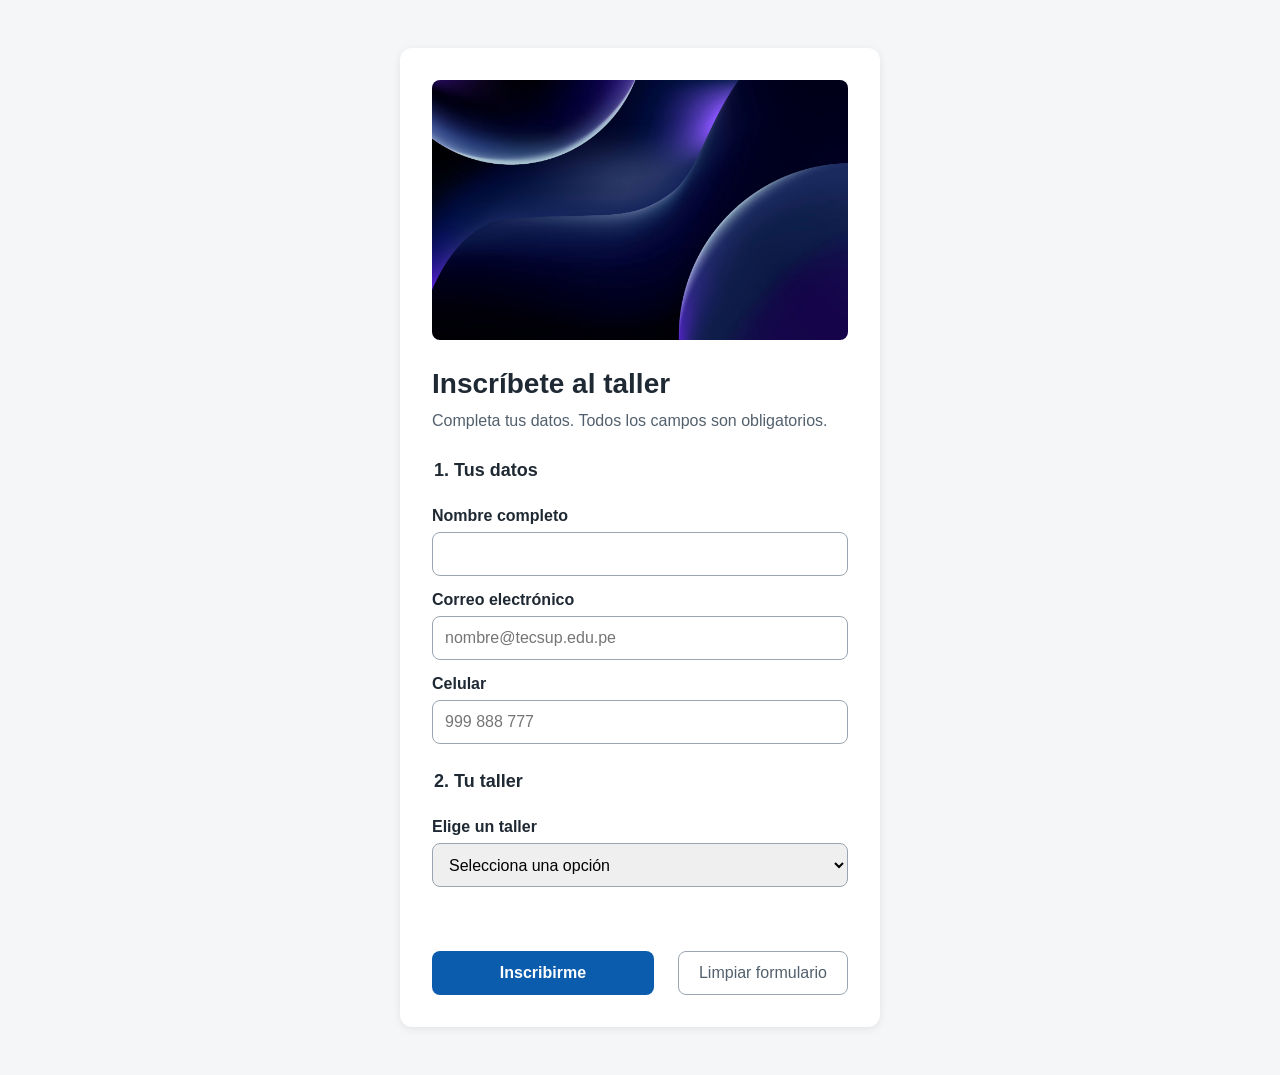
<file: index.html>
<!DOCTYPE html>
<html lang="es">
<head>
  <meta charset="UTF-8">
  <meta name="viewport" content="width=device-width, initial-scale=1.0">
  <title>Inscripción al taller</title>
  <link rel="stylesheet" href="estilos.css">
</head>
<body>
  <main class="tarjeta">
    <img src="img/banner.png" alt="Estudiantes programando en el laboratorio">
    <h1>Inscríbete al taller</h1>
    <p class="ayuda">Completa tus datos. Todos los campos son obligatorios.</p>

    <form id="formulario" novalidate>
      <fieldset>
        <legend>1. Tus datos</legend>
        <label for="nombre">Nombre completo</label>
        <input id="nombre" type="text" autocomplete="name" required>

        <label for="correo">Correo electrónico</label>
        <input id="correo" type="email" autocomplete="email" placeholder="nombre@tecsup.edu.pe" required>

        <label for="telefono">Celular</label>
        <input id="telefono" type="tel" placeholder="999 888 777" required>
      </fieldset>

      <fieldset>
        <legend>2. Tu taller</legend>
        <label for="taller">Elige un taller</label>
        <select id="taller" required>
          <option value="">Selecciona una opción</option>
          <optgroup label="Control de versiones">
            <option>Git</option>
            <option>GitHub</option>
            <option>Markdown</option>
          </optgroup>
          <optgroup label="Desarrollo web">
            <option>HTML</option>
            <option>CSS</option>
            <option>JavaScript</option>
            <option>React</option>
            <option>Node.js</option>
            <option>APIs</option>
          </optgroup>
          <optgroup label="Diseño y calidad">
            <option>Figma</option>
            <option>Accesibilidad</option>
            <option>Testing</option>
          </optgroup>
        </select>
      </fieldset>

      <p id="mensaje" class="mensaje" role="status"></p>

      <div class="acciones">
        <button type="submit" class="boton-principal">Inscribirme</button>
        <button type="reset" class="boton-secundario">Limpiar formulario</button>
      </div>
    </form>
  </main>
  <script src="app.js"></script>
</body>
</html>
</file>
<file: estilos.css>
:root {
  --color-primario: #0b5cad;
  --color-texto: #1f2933;
  --color-suave: #52606d;
  --color-borde: #9aa5b1;
  --color-fondo: #f4f6f8;
  --color-error: #b42318;
  --color-exito: #067647;
  --espacio: 16px;
}

* { box-sizing: border-box; }

body {
  margin: 0;
  padding: var(--espacio);
  font-family: Arial, Helvetica, sans-serif;
  font-size: 16px;
  line-height: 1.5;
  color: var(--color-texto);
  background: var(--color-fondo);
}

.tarjeta {
  max-width: 480px;
  margin: 32px auto;
  padding: 32px;
  background: #ffffff;
  border-radius: 12px;
  box-shadow: 0 2px 8px rgba(0, 0, 0, 0.08);
}

.tarjeta img { width: 100%; border-radius: 8px; }

h1 { font-size: 28px; margin: 16px 0 4px; }
.ayuda { color: var(--color-suave); margin: 0 0 24px; }

fieldset { border: none; padding: 0; margin: 0 0 24px; }
legend { font-size: 18px; font-weight: bold; margin-bottom: 8px; }
label { display: block; font-weight: bold; margin: 12px 0 4px; }

input, select {
  width: 100%;
  min-height: 44px;
  padding: 8px 12px;
  font-size: 16px;
  border: 1px solid var(--color-borde);
  border-radius: 8px;
}

.validado input:invalid,
.validado select:invalid { border: 2px solid var(--color-error); }

.acciones { display: flex; gap: 24px; flex-wrap: wrap; }

button {
  min-height: 44px;
  padding: 10px 20px;
  font-size: 16px;
  border-radius: 8px;
  cursor: pointer;
}

.boton-principal {
  flex: 1;
  background: var(--color-primario);
  color: #ffffff;
  border: none;
  font-weight: bold;
}

.boton-principal:disabled { opacity: 0.6; cursor: wait; }

.boton-secundario {
  background: transparent;
  color: var(--color-suave);
  border: 1px solid var(--color-borde);
}

:focus-visible { outline: 3px solid #f59e0b; outline-offset: 2px; }

.mensaje { min-height: 24px; font-weight: bold; }
.mensaje.error { color: var(--color-error); }
.mensaje.exito { color: var(--color-exito); }
.mensaje.info { color: var(--color-primario); }
</file>
